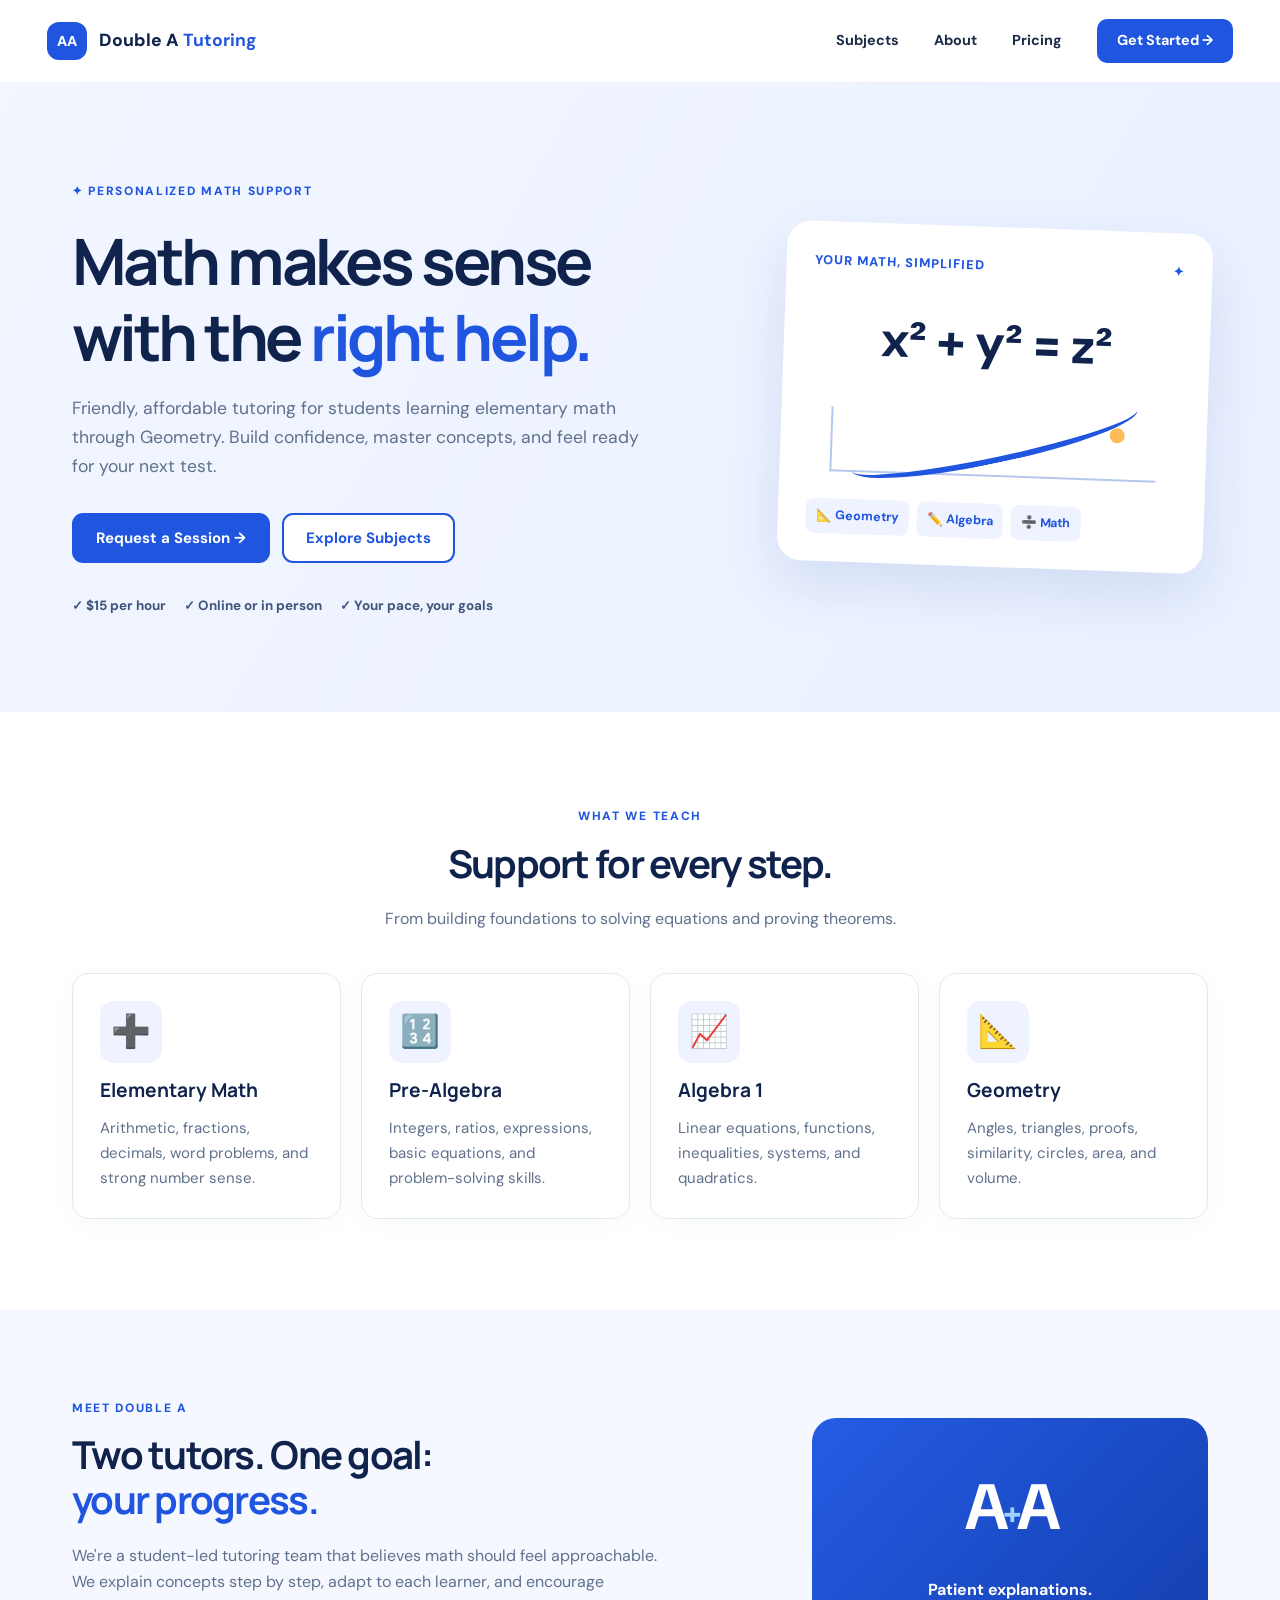
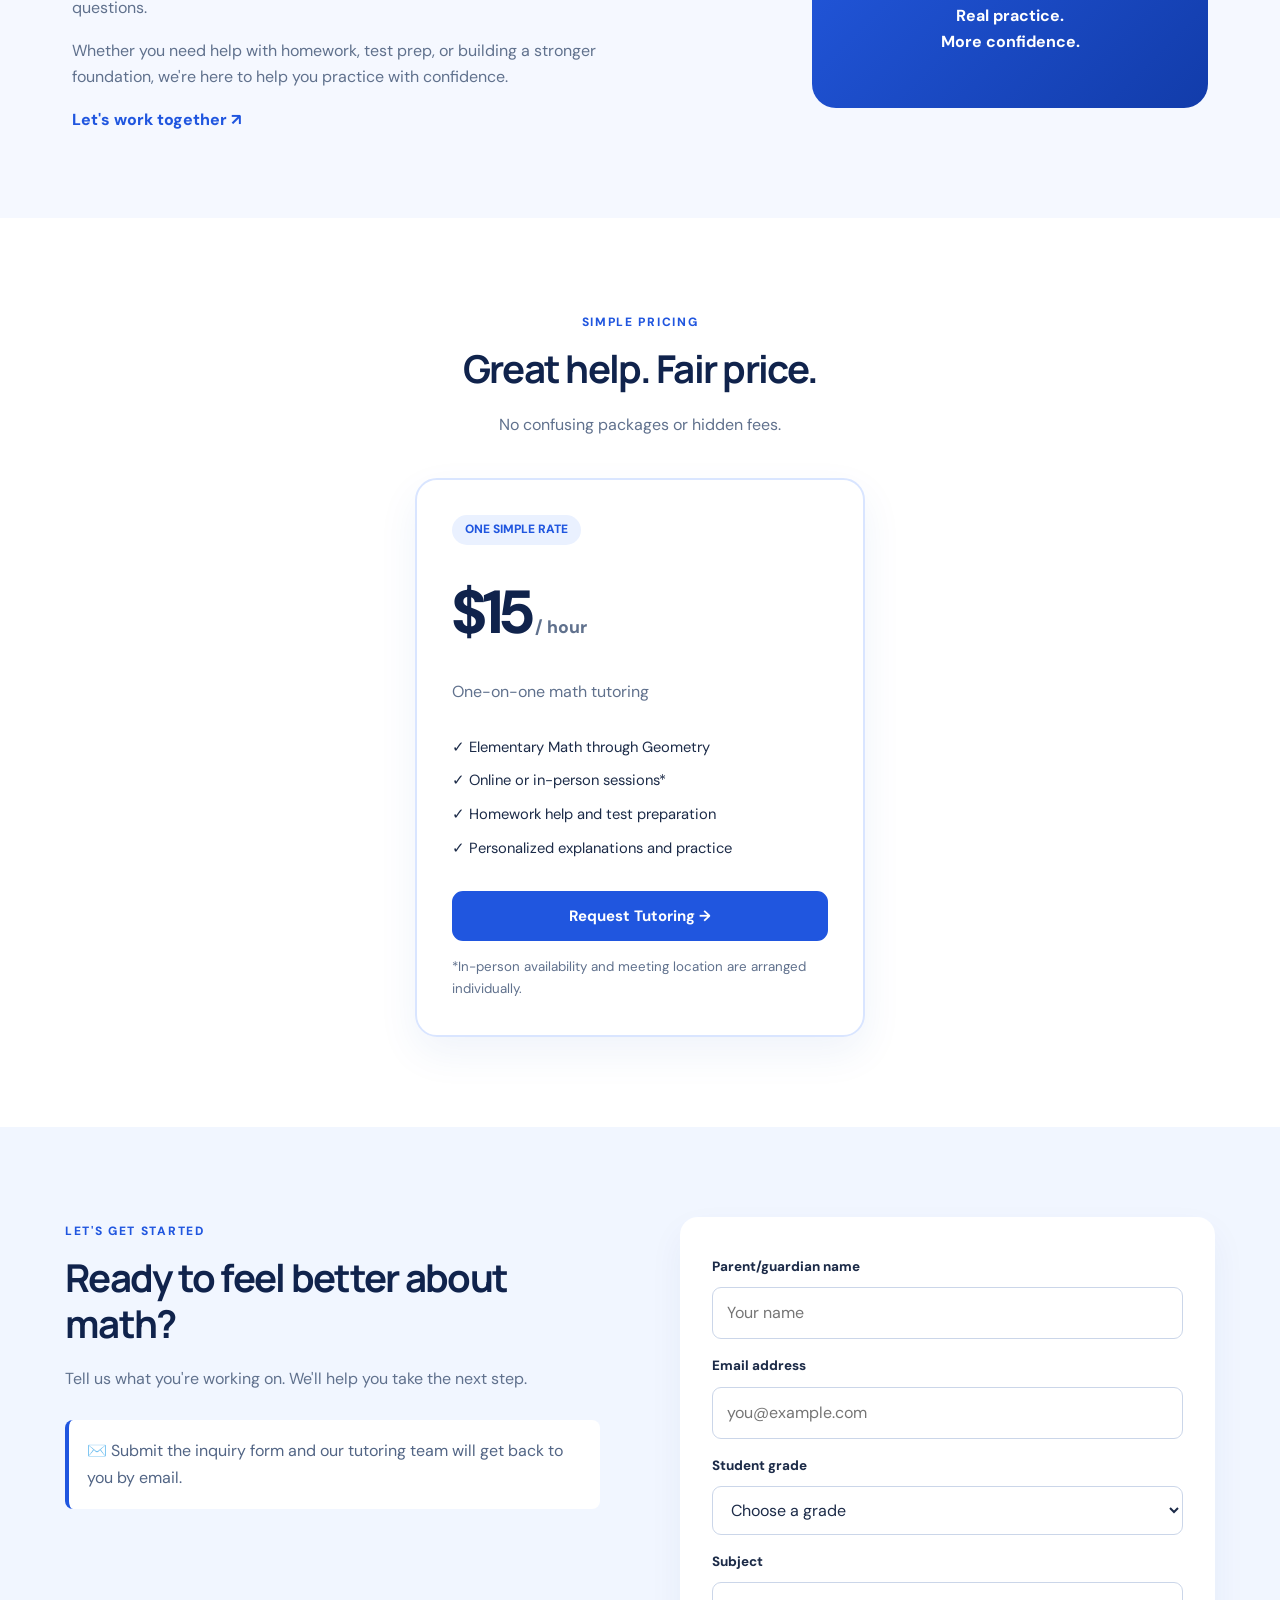
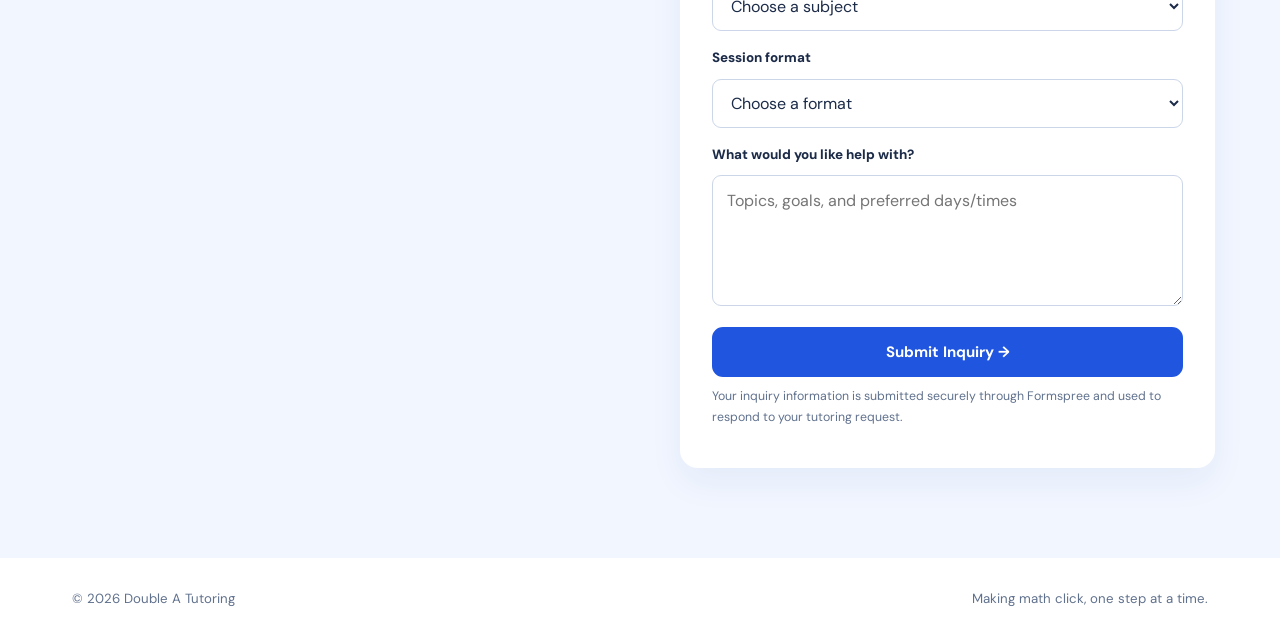
<file: index.html>
<!doctype html>
<html lang="en">
<head>
  <meta charset="utf-8">
  <meta name="viewport" content="width=device-width, initial-scale=1">

  <title>Double A Tutoring | Math Made Clear</title>

  <meta name="description" content="Affordable math tutoring from elementary math through Geometry. Online and in-person sessions for $15/hour.">

  <meta name="application-name" content="Double A Tutoring">
  <meta property="og:type" content="website">
  <meta property="og:site_name" content="Double A Tutoring">
  <meta property="og:title" content="Double A Tutoring | Math Made Clear">
  <meta property="og:description" content="Affordable one-on-one math tutoring from elementary math through Geometry. Online and in-person sessions for $15/hour.">
  <meta property="og:url" content="https://doubleatutoring.github.io/double-a-tutoring/">
  <meta property="og:image" content="https://doubleatutoring.github.io/double-a-tutoring/Double%20A%20Tutoring%20Badge.png">

  <link rel="canonical" href="https://doubleatutoring.github.io/double-a-tutoring/">
  <link rel="icon" type="image/png" href="Double%20A%20Tutoring%20Badge.png">
  <link rel="apple-touch-icon" href="Double%20A%20Tutoring%20Badge.png">

  <link rel="stylesheet" href="styles.css">
</head>

<body>
  <header class="nav">
    <a class="brand" href="#home">
      <span class="mark">AA</span> Double A <b>Tutoring</b>
    </a>

    <button id="menu" class="menu" aria-expanded="false" aria-controls="links">
      ☰ <span class="sr">Menu</span>
    </button>

    <nav id="links">
      <a href="#subjects">Subjects</a>
      <a href="#about">About</a>
      <a href="#pricing">Pricing</a>
      <a class="navcta" href="#contact">Get Started →</a>
    </nav>
  </header>

  <main>
    <section class="hero" id="home">
      <div class="hero-inner">
        <div>
          <span class="eyebrow">✦ PERSONALIZED MATH SUPPORT</span>
          <h1>Math makes sense<br>with the <em>right help.</em></h1>

          <p>Friendly, affordable tutoring for students learning elementary math through Geometry. Build confidence, master concepts, and feel ready for your next test.</p>

          <div class="actions">
            <a class="btn" href="#contact">Request a Session →</a>
            <a class="btn outline" href="#subjects">Explore Subjects</a>
          </div>

          <div class="hero-points">
            <span>✓ $15 per hour</span>
            <span>✓ Online or in person</span>
            <span>✓ Your pace, your goals</span>
          </div>
        </div>

        <div class="math-art" aria-hidden="true">
          <div class="art-head">YOUR MATH, SIMPLIFIED <span>✦</span></div>
          <div class="equation">x² + y² = z²</div>
          <div class="graph">
            <span class="line"></span>
            <span class="dot"></span>
          </div>
          <div class="art-foot">
            <span>📐 Geometry</span>
            <span>✏️ Algebra</span>
            <span>➗ Math</span>
          </div>
        </div>
      </div>
    </section>

    <section class="section" id="subjects">
      <div class="section-head">
        <span class="eyebrow">WHAT WE TEACH</span>
        <h2>Support for every step.</h2>
        <p>From building foundations to solving equations and proving theorems.</p>
      </div>

      <div class="cards">
        <article class="card">
          <span class="symbol">➕</span>
          <h3>Elementary Math</h3>
          <p>Arithmetic, fractions, decimals, word problems, and strong number sense.</p>
        </article>

        <article class="card">
          <span class="symbol">🔢</span>
          <h3>Pre-Algebra</h3>
          <p>Integers, ratios, expressions, basic equations, and problem-solving skills.</p>
        </article>

        <article class="card">
          <span class="symbol">📈</span>
          <h3>Algebra 1</h3>
          <p>Linear equations, functions, inequalities, systems, and quadratics.</p>
        </article>

        <article class="card">
          <span class="symbol">📐</span>
          <h3>Geometry</h3>
          <p>Angles, triangles, proofs, similarity, circles, area, and volume.</p>
        </article>
      </div>
    </section>

    <section class="section about" id="about">
      <div class="about-box">
        <div>
          <span class="eyebrow">MEET DOUBLE A</span>
          <h2>Two tutors. One goal:<br><em>your progress.</em></h2>

          <p>We're a student-led tutoring team that believes math should feel approachable. We explain concepts step by step, adapt to each learner, and encourage questions.</p>

          <p>Whether you need help with homework, test prep, or building a stronger foundation, we're here to help you practice with confidence.</p>

          <a class="textlink" href="#contact">Let's work together ↗</a>
        </div>

        <div class="about-graphic">
          <div class="avatar">A<span>+</span>A</div>
          <p>Patient explanations.<br>Real practice.<br>More confidence.</p>
        </div>
      </div>
    </section>

    <section class="section" id="pricing">
      <div class="section-head">
        <span class="eyebrow">SIMPLE PRICING</span>
        <h2>Great help. Fair price.</h2>
        <p>No confusing packages or hidden fees.</p>
      </div>

      <div class="price-card">
        <span class="pill">ONE SIMPLE RATE</span>
        <div class="price">$15<span> / hour</span></div>
        <p>One-on-one math tutoring</p>

        <ul>
          <li>✓ Elementary Math through Geometry</li>
          <li>✓ Online or in-person sessions*</li>
          <li>✓ Homework help and test preparation</li>
          <li>✓ Personalized explanations and practice</li>
        </ul>

        <a class="btn" href="#contact">Request Tutoring →</a>
        <small>*In-person availability and meeting location are arranged individually.</small>
      </div>
    </section>

    <section class="section contact-section" id="contact">
      <div class="contact-layout">
        <div>
          <span class="eyebrow">LET'S GET STARTED</span>
          <h2>Ready to feel better about math?</h2>

          <p>Tell us what you're working on. We'll help you take the next step.</p>

          <div class="contact-note">
            ✉️ Submit the inquiry form and our tutoring team will get back to you by email.
          </div>
        </div>

        <form id="inquiry" class="form">
          <label for="parent">Parent/guardian name</label>
          <input id="parent" name="parent" required maxlength="100" autocomplete="name" placeholder="Your name">

          <label for="email">Email address</label>
          <input id="email" name="email" type="email" required maxlength="150" autocomplete="email" placeholder="you@example.com">

          <label for="grade">Student grade</label>
          <select id="grade" name="grade" required>
            <option value="">Choose a grade</option>
            <option>Elementary (K–5)</option>
            <option>6th</option>
            <option>7th</option>
            <option>8th</option>
            <option>9th</option>
            <option>10th or above</option>
          </select>

          <label for="subject">Subject</label>
          <select id="subject" name="subject" required>
            <option value="">Choose a subject</option>
            <option>Elementary Math</option>
            <option>Pre-Algebra</option>
            <option>Algebra 1</option>
            <option>Geometry</option>
          </select>

          <label for="mode">Session format</label>
          <select id="mode" name="mode" required>
            <option value="">Choose a format</option>
            <option>Online</option>
            <option>In person</option>
            <option>Either works</option>
          </select>

          <label for="message">What would you like help with?</label>
          <textarea id="message" name="message" maxlength="1500" rows="4" placeholder="Topics, goals, and preferred days/times"></textarea>

          <button class="btn" type="submit">Submit Inquiry →</button>

          <p class="fine">Your inquiry information is submitted securely through Formspree and used to respond to your tutoring request.</p>

          <p id="status" role="status" aria-live="polite"></p>
        </form>
      </div>
    </section>
  </main>

  <footer>
    <span>© <span id="year"></span> Double A Tutoring</span>
    <span>Making math click, one step at a time.</span>
  </footer>

  <script src="script.js"></script>
</body>
</html>
</file>
<file: styles.css>
@import url('https://fonts.googleapis.com/css2?family=DM+Sans:wght@400;500;600;700;800&family=Manrope:wght@400;600;700;800&display=swap');:root{--blue:#2056df;--navy:#10234c;--ink:#1c2b48;--muted:#60718d;--bg:#f5f8ff;--border:#e2e9f5}*{box-sizing:border-box}html{scroll-behavior:smooth}body{margin:0;color:var(--ink);font-family:'DM Sans',sans-serif;line-height:1.65}h1,h2,h3{font-family:Manrope,sans-serif;line-height:1.18;color:var(--navy)}h1{font-size:clamp(2.8rem,5vw,4.8rem);letter-spacing:-.055em;margin:20px 0}h2{font-size:clamp(2rem,3vw,3rem);letter-spacing:-.045em;margin:12px 0 20px}h3{font-size:1.2rem;margin:16px 0 8px}p{color:var(--muted)}a{text-decoration:none;color:inherit}.nav{max-width:1250px;margin:auto;display:flex;justify-content:space-between;align-items:center;padding:19px 32px;gap:20px}.brand{font-weight:800;font-size:1.1rem;white-space:nowrap;color:var(--navy)}.brand b{color:var(--blue)}.mark{background:var(--blue);color:white;padding:10px;border-radius:12px;margin-right:8px;font-size:.9rem}.nav nav{display:flex;align-items:center;gap:35px;font-weight:700;font-size:.9rem}.nav nav a:hover,.textlink{color:var(--blue)}.navcta{background:var(--blue);color:white!important;padding:10px 20px;border-radius:10px}.menu{display:none}.hero{background:linear-gradient(120deg,#f2f6ff,#e9f0ff);overflow:hidden}.hero-inner{max-width:1200px;margin:auto;padding:95px 32px;display:grid;grid-template-columns:1.2fr .8fr;gap:70px;align-items:center}.eyebrow{font-size:.75rem;font-weight:800;color:var(--blue);letter-spacing:.14em}.hero p{font-size:1.1rem;max-width:570px}em{font-style:normal;color:var(--blue)}.actions{display:flex;gap:12px;flex-wrap:wrap;margin:32px 0}.btn{background:var(--blue);color:white;border:2px solid var(--blue);border-radius:11px;padding:13px 22px;display:inline-block;font:700 .94rem 'DM Sans',sans-serif;cursor:pointer;text-align:center}.btn:hover,.navcta:hover{background:#153da9}.btn.outline{background:white;color:var(--blue)}.hero-points{display:flex;gap:18px;flex-wrap:wrap;font-size:.84rem;font-weight:700;color:#41557c}.math-art{min-height:340px;background:white;border-radius:24px;box-shadow:0 22px 55px #2d57ad22;padding:28px;transform:rotate(2deg);display:flex;flex-direction:column;justify-content:space-between}.art-head{display:flex;justify-content:space-between;font-weight:800;font-size:.8rem;color:var(--blue);letter-spacing:.08em}.equation{text-align:center;font-size:clamp(2rem,4vw,3.1rem);font-weight:800;color:var(--navy)}.graph{height:65px;border-bottom:2px solid #b6c8ee;border-left:2px solid #b6c8ee;position:relative;margin:0 22px}.line{position:absolute;left:5%;bottom:12px;width:90%;height:45px;border-bottom:6px solid var(--blue);border-radius:50%;transform:rotate(-14deg)}.dot{position:absolute;right:10%;bottom:36px;width:15px;height:15px;border-radius:50%;background:#ffbb57}.art-foot{display:flex;gap:8px;flex-wrap:wrap}.art-foot span{background:#eef3ff;color:var(--blue);padding:7px 10px;border-radius:8px;font-size:.78rem;font-weight:700}.section{max-width:1200px;margin:auto;padding:90px 32px}.section-head{text-align:center;max-width:650px;margin:0 auto 40px}.cards{display:grid;grid-template-columns:repeat(4,1fr);gap:20px}.card{border:1px solid var(--border);border-radius:17px;padding:27px;background:white;box-shadow:0 5px 25px #1d376008}.card p{font-size:.94rem;margin-bottom:0}.symbol{font-size:2rem;background:#eef3ff;display:inline-flex;width:62px;height:62px;align-items:center;justify-content:center;border-radius:14px}.about{max-width:none;background:var(--bg);padding:0}.about-box{max-width:1200px;margin:auto;padding:85px 32px;display:grid;grid-template-columns:1.25fr .75fr;gap:80px;align-items:center}.about-box p{max-width:600px}.textlink{font-weight:800}.about-graphic{background:linear-gradient(135deg,#255ce5,#123caa);border-radius:24px;min-height:290px;color:white;text-align:center;display:flex;flex-direction:column;justify-content:center;align-items:center}.avatar{font-size:4rem;font-weight:800;letter-spacing:-.09em}.avatar span{color:#9ed3ff;font-size:2rem;vertical-align:middle}.about-graphic p{color:white;font-weight:700}.price-card{border:2px solid #d9e5ff;border-radius:22px;max-width:450px;margin:auto;padding:35px;box-shadow:0 16px 40px #2256b712}.pill{display:inline-block;background:#eaf1ff;color:var(--blue);border-radius:30px;padding:5px 13px;font-size:.75rem;font-weight:800}.price{font-size:3.8rem;font-weight:800;color:var(--navy);letter-spacing:-.05em;margin-top:18px}.price span{font-size:1.1rem;color:var(--muted);letter-spacing:0}.price-card ul{list-style:none;padding:0;margin:25px 0;line-height:2.3;font-size:.92rem}.price-card .btn{display:block}.price-card small{display:block;margin-top:15px;color:var(--muted)}.contact-section{max-width:none;background:#f1f6ff}.contact-layout{max-width:1150px;margin:auto;display:grid;grid-template-columns:1fr 1fr;gap:80px;align-items:start}.contact-note{margin-top:28px;padding:18px;background:white;border-left:4px solid var(--blue);border-radius:8px;color:#526585}.form{background:white;padding:32px;border-radius:18px;box-shadow:0 15px 35px #173a8a0e;display:flex;flex-direction:column;gap:9px}.form label{font-size:.84rem;font-weight:800;margin-top:7px}.form input,.form select,.form textarea{width:100%;padding:12px 14px;border:1px solid #cbd6e9;border-radius:9px;font:inherit;color:var(--ink);background:white}.form input:focus,.form select:focus,.form textarea:focus{outline:2px solid #9db9ff}.form button{margin-top:12px}.fine{font-size:.77rem;margin:0}#status{font-size:.88rem;margin:0}footer{max-width:1200px;margin:auto;padding:30px 32px;display:flex;justify-content:space-between;gap:15px;color:var(--muted);font-size:.83rem}.sr{position:absolute;width:1px;height:1px;overflow:hidden;clip:rect(0,0,0,0)}@media(max-width:850px){.hero-inner,.about-box,.contact-layout{grid-template-columns:1fr;gap:35px}.hero-inner{padding:65px 24px}.cards{grid-template-columns:repeat(2,1fr)}.math-art{max-width:550px;width:100%;min-height:280px}.section{padding:65px 24px}.about-box{padding:65px 24px}.nav{padding:18px 24px}.menu{display:block;border:0;background:#eef3ff;color:var(--blue);border-radius:8px;padding:7px 12px;font-size:1.3rem}.nav nav{display:none;position:absolute;top:68px;left:0;right:0;background:white;z-index:10;box-shadow:0 14px 20px #10234c18;padding:20px 24px;flex-direction:column;align-items:stretch;gap:18px}.nav nav.open{display:flex}}@media(max-width:520px){.cards{grid-template-columns:1fr}.hero-points{flex-direction:column;gap:6px}.form{padding:22px}.brand{font-size:.95rem}footer{flex-direction:column}.math-art{transform:none}.actions .btn{width:100%}}
</file>
